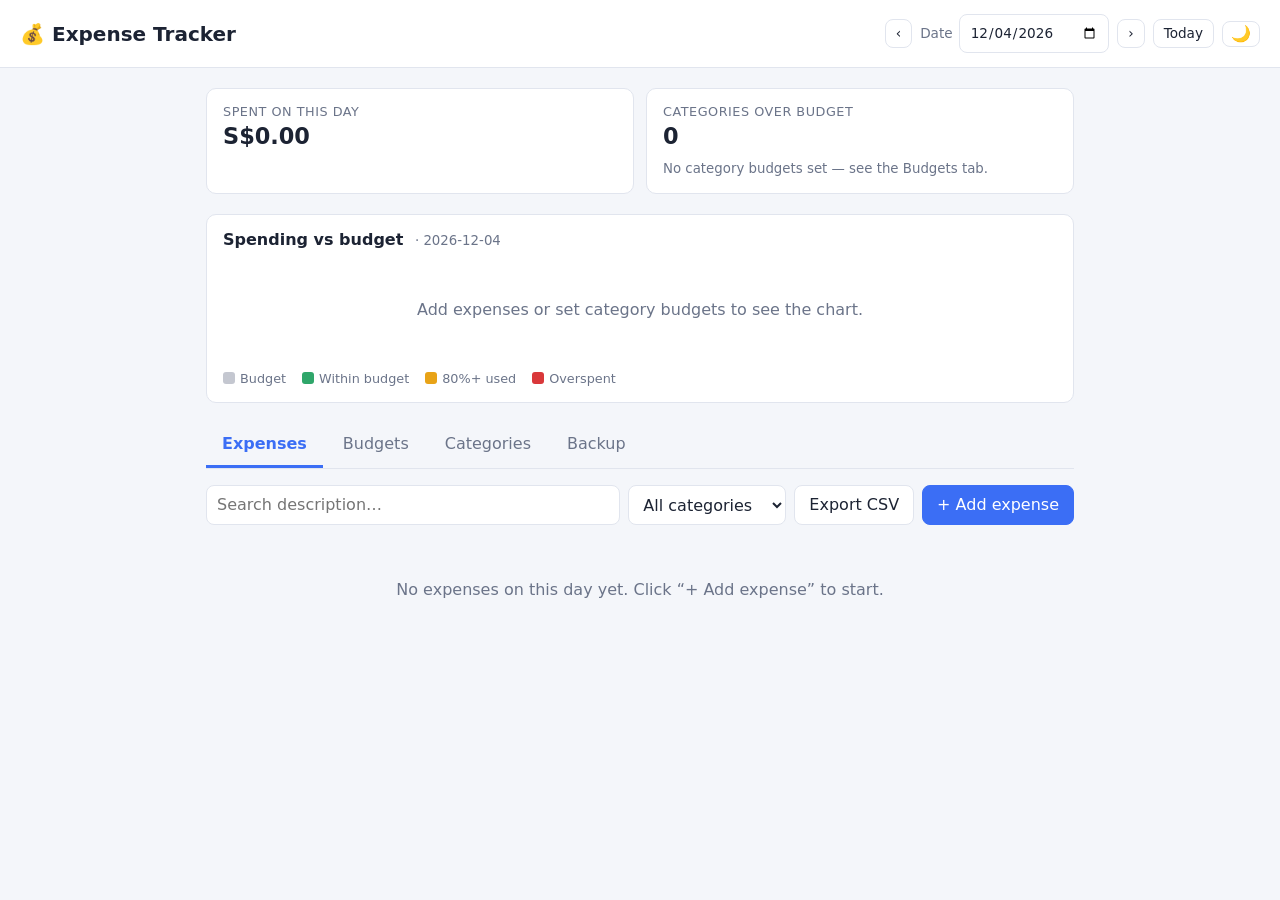
<file: index.html>
<!DOCTYPE html>
<html lang="en">
<head>
  <meta charset="UTF-8">
  <meta name="viewport" content="width=device-width, initial-scale=1">
  <title>Expense Tracker &amp; Budget</title>
  <link rel="stylesheet" href="style.css">
</head>
<body>
  <header class="topbar">
    <h1>💰 Expense Tracker</h1>
    <div class="topbar-controls">
      <button class="btn small" id="day-prev" aria-label="Previous day">‹</button>
      <label>Date
        <input type="date" id="day">
      </label>
      <button class="btn small" id="day-next" aria-label="Next day">›</button>
      <button class="btn small" id="day-today">Today</button>
      <button class="btn small icon" id="theme-toggle" aria-label="Switch to dark mode" title="Switch to dark mode">🌙</button>
    </div>
  </header>

  <main>
    <section class="summary" aria-label="Daily summary">
      <div class="card"><span class="label">Spent on this day</span><strong id="sum-spent">S$0.00</strong></div>
      <div class="card"><span class="label">Categories over budget</span><strong id="sum-over">0</strong><small id="sum-note"></small></div>
    </section>

    <section class="card chart-card" aria-label="Spending versus budget chart">
      <h2>Spending vs budget <small id="chart-date"></small></h2>
      <div id="chart"></div>
      <div class="legend">
        <span><i class="sw sw-budget"></i>Budget</span>
        <span><i class="sw sw-ok"></i>Within budget</span>
        <span><i class="sw sw-warn"></i>80%+ used</span>
        <span><i class="sw sw-over"></i>Overspent</span>
      </div>
    </section>

    <nav class="tabs" role="tablist">
      <button class="tab active" data-tab="expenses" role="tab">Expenses</button>
      <button class="tab" data-tab="budgets" role="tab">Budgets</button>
      <button class="tab" data-tab="categories" role="tab">Categories</button>
      <button class="tab" data-tab="backup" role="tab">Backup</button>
    </nav>

    <!-- EXPENSES -->
    <section id="tab-expenses" class="panel">
      <div class="toolbar">
        <input type="search" id="search" placeholder="Search description…">
        <select id="filter-cat" aria-label="Filter by category"></select>
        <button class="btn" data-action="export">Export CSV</button>
        <button class="btn primary" data-action="add-expense">+ Add expense</button>
      </div>
      <div id="expense-list" class="list"></div>
    </section>

    <!-- BUDGETS -->
    <section id="tab-budgets" class="panel" hidden>
      <p class="hint">Set a daily limit in whole dollars (S$) for each category. It applies to every day; the bars show the date selected above. Leave blank for no limit.</p>
      <div id="budget-list" class="list"></div>
    </section>

    <!-- CATEGORIES -->
    <section id="tab-categories" class="panel" hidden>
      <form id="cat-form" class="cat-form">
        <input type="text" id="cat-name" placeholder="Category name" maxlength="30" required>
        <input type="color" id="cat-color" value="#4f8cff" aria-label="Category color">
        <button type="submit" class="btn primary" id="cat-submit">Add category</button>
        <button type="button" class="btn" id="cat-cancel" hidden>Cancel</button>
      </form>
      <div id="cat-list" class="list"></div>
    </section>

    <!-- BACKUP -->
    <section id="tab-backup" class="panel" hidden>
      <div class="card backup-card">
        <h2>Export backup</h2>
        <p class="hint">Saves all expenses, categories and budgets to a file you can keep or move to another device.</p>
        <button class="btn primary" data-action="backup-export">⬇ Export backup (.json)</button>
        <small id="backup-stats"></small>
      </div>
      <div class="card backup-card">
        <h2>Import backup</h2>
        <p class="hint">Choose a backup file made by this app. <strong>This replaces everything currently in the app.</strong> Export a backup first if you want to keep your current data.</p>
        <button class="btn" data-action="backup-import">⬆ Import backup…</button>
        <input type="file" id="import-file" accept=".json,application/json" hidden>
      </div>
    </section>
  </main>

  <dialog id="expense-dialog">
    <form id="expense-form">
      <h2 id="expense-dialog-title">Add expense</h2>
      <label>Description
        <input type="text" id="e-desc" maxlength="80" required>
      </label>
      <label>Amount
        <input type="number" id="e-amount" min="0.01" step="0.01" required>
      </label>
      <label>Category
        <select id="e-cat" required></select>
      </label>
      <label>Date
        <input type="date" id="e-date" required>
      </label>
      <div class="dialog-actions">
        <button type="button" class="btn" id="e-cancel">Cancel</button>
        <button type="submit" class="btn primary">Save</button>
      </div>
    </form>
  </dialog>

  <div id="toast" class="toast" role="status" aria-live="polite" hidden></div>

  <script src="app.js"></script>
</body>
</html>
</file>
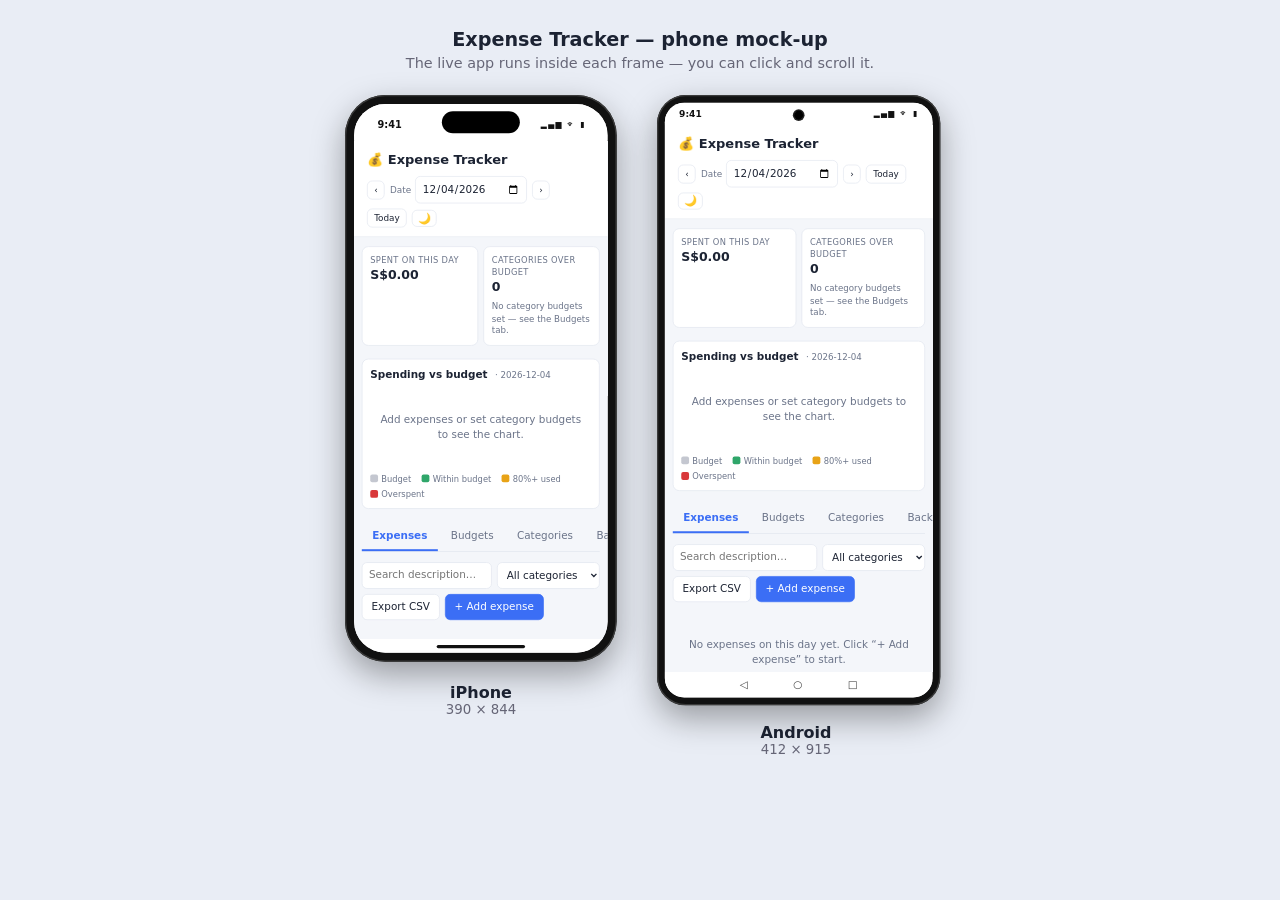
<file: mockup.html>
<!DOCTYPE html>
<html lang="en">
<head>
  <meta charset="UTF-8">
  <meta name="viewport" content="width=device-width, initial-scale=1">
  <title>Phone mock-up</title>
  <style>
    body { margin: 0; padding: 28px 16px 48px; background: #e9edf5; font-family: system-ui, "Segoe UI", sans-serif; color: #1c2333; }
    h1 { text-align: center; font-size: 1.2rem; margin: 0 0 4px; }
    p.sub { text-align: center; color: #667; margin: 0 0 24px; font-size: .9rem; }
    .stage { display: flex; flex-wrap: wrap; gap: 40px; justify-content: center; align-items: flex-start; }
    figure { margin: 0; text-align: center; }
    figcaption { margin-top: 12px; font-weight: 600; }
    figcaption small { display: block; font-weight: 400; color: #667; }

    /* Each phone is drawn at real size, then scaled down to fit a laptop screen. */
    .iphone-wrap  { width: 272px; height: 576px; }
    .android-wrap { width: 278px; height: 616px; }
    .scale { transform-origin: top left; transform: scale(.65); }

    .phone { position: relative; background: #111; box-shadow: 0 20px 50px rgba(0,0,0,.35), inset 0 0 0 2px #3a3a3a; }
    .screen { background: #fff; overflow: hidden; display: flex; flex-direction: column; }
    .screen iframe { display: block; border: 0; flex: 1; width: 100%; }
    .status { display: flex; justify-content: space-between; align-items: center; background: #fff; color: #111; font-size: 15px; font-weight: 600; flex: none; }
    .status .icons { letter-spacing: 2px; font-size: 12px; }

    /* iPhone: 390 x 844 screen */
    .iphone { width: 390px; padding: 14px; border-radius: 62px; box-sizing: content-box; }
    .iphone .screen { width: 390px; height: 844px; border-radius: 48px; }
    .iphone .status { height: 50px; padding: 6px 34px 0 36px; }
    .iphone .island { position: absolute; top: 25px; left: 50%; transform: translateX(-50%); width: 120px; height: 34px; background: #000; border-radius: 20px; z-index: 2; }
    .iphone .home { height: 22px; background: #fff; flex: none; position: relative; }
    .iphone .home::after { content: ""; position: absolute; bottom: 7px; left: 50%; transform: translateX(-50%); width: 136px; height: 5px; border-radius: 3px; background: #111; }

    /* Android: 412 x 915 screen */
    .android { width: 412px; padding: 12px; border-radius: 44px; box-sizing: content-box; }
    .android .screen { width: 412px; height: 915px; border-radius: 30px; }
    .android .status { height: 34px; padding: 0 22px; font-size: 14px; }
    .android .punch { position: absolute; top: 24px; left: 50%; transform: translateX(-50%); width: 14px; height: 14px; background: #000; border-radius: 50%; z-index: 2; box-shadow: 0 0 0 2px #222; }
    .android .nav { height: 40px; background: #fff; flex: none; display: flex; justify-content: center; align-items: center; gap: 70px; color: #444; font-size: 16px; }
  </style>
</head>
<body>
  <h1>Expense Tracker — phone mock-up</h1>
  <p class="sub">The live app runs inside each frame — you can click and scroll it.</p>
  <div class="stage">
    <figure>
      <div class="iphone-wrap"><div class="scale">
        <div class="phone iphone">
          <div class="island"></div>
          <div class="screen">
            <div class="status"><span>9:41</span><span class="icons">▂▄▆ ᯤ ▮</span></div>
            <iframe src="index.html" title="iPhone preview"></iframe>
            <div class="home"></div>
          </div>
        </div>
      </div></div>
      <figcaption>iPhone <small>390 × 844</small></figcaption>
    </figure>

    <figure>
      <div class="android-wrap"><div class="scale">
        <div class="phone android">
          <div class="punch"></div>
          <div class="screen">
            <div class="status"><span>9:41</span><span class="icons">▂▄▆ ᯤ ▮</span></div>
            <iframe src="index.html" title="Android preview"></iframe>
            <div class="nav"><span>◁</span><span>○</span><span>□</span></div>
          </div>
        </div>
      </div></div>
      <figcaption>Android <small>412 × 915</small></figcaption>
    </figure>
  </div>
</body>
</html>
</file>
<file: style.css>
:root {
  --bg: #f4f6fa;
  --surface: #ffffff;
  --text: #1c2333;
  --muted: #6b7489;
  --border: #e1e5ee;
  --primary: #3b6ef5;
  --primary-text: #ffffff;
  --ok: #2fa66a;
  --warn: #e8a317;
  --over: #d9383a;
  --radius: 10px;
}

:root { color-scheme: light; }

/* Dark theme: used when chosen with the toggle, or when the system prefers dark and nothing was chosen. */
:root[data-theme="dark"] {
  color-scheme: dark;
  --bg: #12151c;
  --surface: #1b2029;
  --text: #e8ebf3;
  --muted: #8f99b0;
  --border: #2b3240;
  --primary: #5b88ff;
}
@media (prefers-color-scheme: dark) {
  :root:not([data-theme]) {
    color-scheme: dark;
    --bg: #12151c;
    --surface: #1b2029;
    --text: #e8ebf3;
    --muted: #8f99b0;
    --border: #2b3240;
    --primary: #5b88ff;
  }
}

* { box-sizing: border-box; }

body {
  margin: 0;
  font-family: system-ui, -apple-system, "Segoe UI", Roboto, sans-serif;
  background: var(--bg);
  color: var(--text);
  line-height: 1.4;
}

.topbar {
  display: flex;
  flex-wrap: wrap;
  gap: 12px;
  align-items: center;
  justify-content: space-between;
  padding: 14px 20px;
  background: var(--surface);
  border-bottom: 1px solid var(--border);
}
.topbar h1 { margin: 0; font-size: 1.25rem; }
.topbar-controls { display: flex; gap: 8px; flex-wrap: wrap; align-items: center; }
.topbar-controls label { display: flex; align-items: center; gap: 6px; font-size: .85rem; color: var(--muted); }

main { max-width: 900px; margin: 0 auto; padding: 20px 16px 60px; }

input, select, button {
  font: inherit;
  color: var(--text);
}
input, select {
  background: var(--surface);
  border: 1px solid var(--border);
  border-radius: 8px;
  padding: 8px 10px;
  min-width: 0;
}
input:focus, select:focus, button:focus-visible {
  outline: 2px solid var(--primary);
  outline-offset: 1px;
}

.btn {
  background: var(--surface);
  border: 1px solid var(--border);
  border-radius: 8px;
  padding: 8px 14px;
  cursor: pointer;
}
.btn:hover { border-color: var(--primary); }
.btn.primary { background: var(--primary); border-color: var(--primary); color: var(--primary-text); }
.btn.primary:hover { filter: brightness(1.08); }
.btn.small { padding: 4px 10px; font-size: .85rem; }
.btn.icon { padding: 4px 8px; font-size: 1rem; line-height: 1; }
.btn.danger:hover { border-color: var(--over); color: var(--over); }

/* Summary */
.summary {
  display: grid;
  grid-template-columns: repeat(2, 1fr);
  gap: 12px;
  margin-bottom: 20px;
}
.card {
  background: var(--surface);
  border: 1px solid var(--border);
  border-radius: var(--radius);
  padding: 14px 16px;
}
.card.wide { grid-column: 1 / -1; }
.card .label { display: block; font-size: .8rem; color: var(--muted); text-transform: uppercase; letter-spacing: .04em; }
.card strong { font-size: 1.4rem; }
.card small { display: block; margin-top: 8px; color: var(--muted); }
.negative { color: var(--over); }

.bar { height: 10px; background: var(--border); border-radius: 99px; overflow: hidden; }
.bar-fill { height: 100%; width: 0; background: var(--ok); border-radius: 99px; transition: width .3s; }
.bar-fill.warn { background: var(--warn); }
.bar-fill.over { background: var(--over); }

/* Chart */
.chart-card { margin-bottom: 20px; }
.chart-card h2 { margin: 0 0 8px; font-size: 1rem; }
.chart-card h2 small { display: inline; margin-left: 6px; font-weight: 400; color: var(--muted); }
#chart svg { width: 100%; height: auto; display: block; }
.chart-label { fill: var(--text); font-size: 12px; font-weight: 600; }
.chart-sub { fill: var(--muted); font-size: 11px; }
.chart-over { fill: var(--over); font-size: 11px; font-weight: 700; }
.b-budget { fill: var(--muted); opacity: .4; }
.b-ok { fill: var(--ok); }
.b-warn { fill: var(--warn); }
.b-over { fill: var(--over); }
.legend { display: flex; flex-wrap: wrap; gap: 6px 16px; margin-top: 8px; font-size: .8rem; color: var(--muted); }
.legend .sw { display: inline-block; width: 12px; height: 12px; border-radius: 3px; margin-right: 5px; vertical-align: -1px; }
.sw-budget { background: var(--muted); opacity: .4; }
.sw-ok { background: var(--ok); }
.sw-warn { background: var(--warn); }
.sw-over { background: var(--over); }

.backup-card { margin-bottom: 14px; }
.backup-card h2 { margin: 0 0 6px; font-size: 1rem; }
.backup-card .hint { margin-bottom: 12px; }

/* Tabs */
.tabs { display: flex; gap: 4px; border-bottom: 1px solid var(--border); margin-bottom: 16px; }
.tab {
  background: none;
  border: none;
  border-bottom: 3px solid transparent;
  padding: 10px 16px;
  cursor: pointer;
  color: var(--muted);
}
.tab.active { color: var(--primary); border-bottom-color: var(--primary); font-weight: 600; }

.panel[hidden] { display: none; }

.toolbar { display: flex; flex-wrap: wrap; gap: 8px; margin-bottom: 14px; }
.toolbar input[type="search"] { flex: 1 1 180px; }

.list { display: flex; flex-direction: column; gap: 8px; }
.empty { text-align: center; color: var(--muted); padding: 40px 10px; }
.hint { color: var(--muted); margin-top: 0; }

.item {
  display: flex;
  align-items: center;
  gap: 12px;
  background: var(--surface);
  border: 1px solid var(--border);
  border-radius: var(--radius);
  padding: 10px 14px;
}
.item .main { flex: 1; min-width: 0; }
.item .title { font-weight: 600; overflow: hidden; text-overflow: ellipsis; white-space: nowrap; }
.item .meta { font-size: .82rem; color: var(--muted); }
.item .amount { font-weight: 600; white-space: nowrap; }
.item .actions { display: flex; gap: 6px; }

.chip {
  display: inline-block;
  border-radius: 99px;
  padding: 1px 9px;
  font-size: .78rem;
  font-weight: 600;
  color: var(--chip-color);
  background: color-mix(in srgb, var(--chip-color) 16%, transparent);
}
.dot { width: 12px; height: 12px; border-radius: 50%; flex: none; }

/* Budgets */
.budget-row {
  display: flex;
  align-items: center;
  gap: 12px;
  justify-content: space-between;
  background: var(--surface);
  border: 1px solid var(--border);
  border-radius: var(--radius);
  padding: 10px 14px;
  margin-bottom: 12px;
}
.budget-row input { width: 130px; text-align: right; }
.budget-item { flex-direction: column; align-items: stretch; gap: 8px; }
.budget-item .line { display: flex; align-items: center; gap: 10px; }
.budget-item .line .grow { flex: 1; font-weight: 600; }
.budget-item input { width: 120px; text-align: right; }

/* Categories */
.cat-form { display: flex; flex-wrap: wrap; gap: 8px; margin-bottom: 14px; }
.cat-form input[type="text"] { flex: 1 1 180px; }
.cat-form input[type="color"] { padding: 2px; width: 44px; height: 38px; cursor: pointer; }

/* Dialog */
dialog {
  border: 1px solid var(--border);
  border-radius: 14px;
  background: var(--surface);
  color: var(--text);
  padding: 20px;
  width: min(420px, calc(100vw - 32px));
}
dialog::backdrop { background: rgba(0, 0, 0, .45); }
dialog h2 { margin: 0 0 14px; font-size: 1.15rem; }
dialog label { display: block; font-size: .85rem; color: var(--muted); margin-bottom: 12px; }
dialog input, dialog select { display: block; width: 100%; margin-top: 4px; color: var(--text); }
.dialog-actions { display: flex; justify-content: flex-end; gap: 8px; margin-top: 8px; }

.toast {
  position: fixed;
  left: 50%;
  bottom: 24px;
  transform: translateX(-50%);
  background: var(--text);
  color: var(--bg);
  padding: 10px 18px;
  border-radius: 99px;
  box-shadow: 0 4px 16px rgba(0, 0, 0, .25);
  max-width: calc(100vw - 32px);
  z-index: 10;
}
.toast[hidden] { display: none; }

@media (max-width: 560px) {
  .summary { gap: 8px; }
  .card { padding: 12px; }
  .card strong { font-size: 1.2rem; }
  /* 16px inputs stop iPhone Safari from zooming in when a field is focused */
  input, select { font-size: 16px; }
  main { padding: 14px 12px 60px; }
  .item { flex-wrap: wrap; }
  .item .actions { width: 100%; justify-content: flex-end; }
}
</file>
